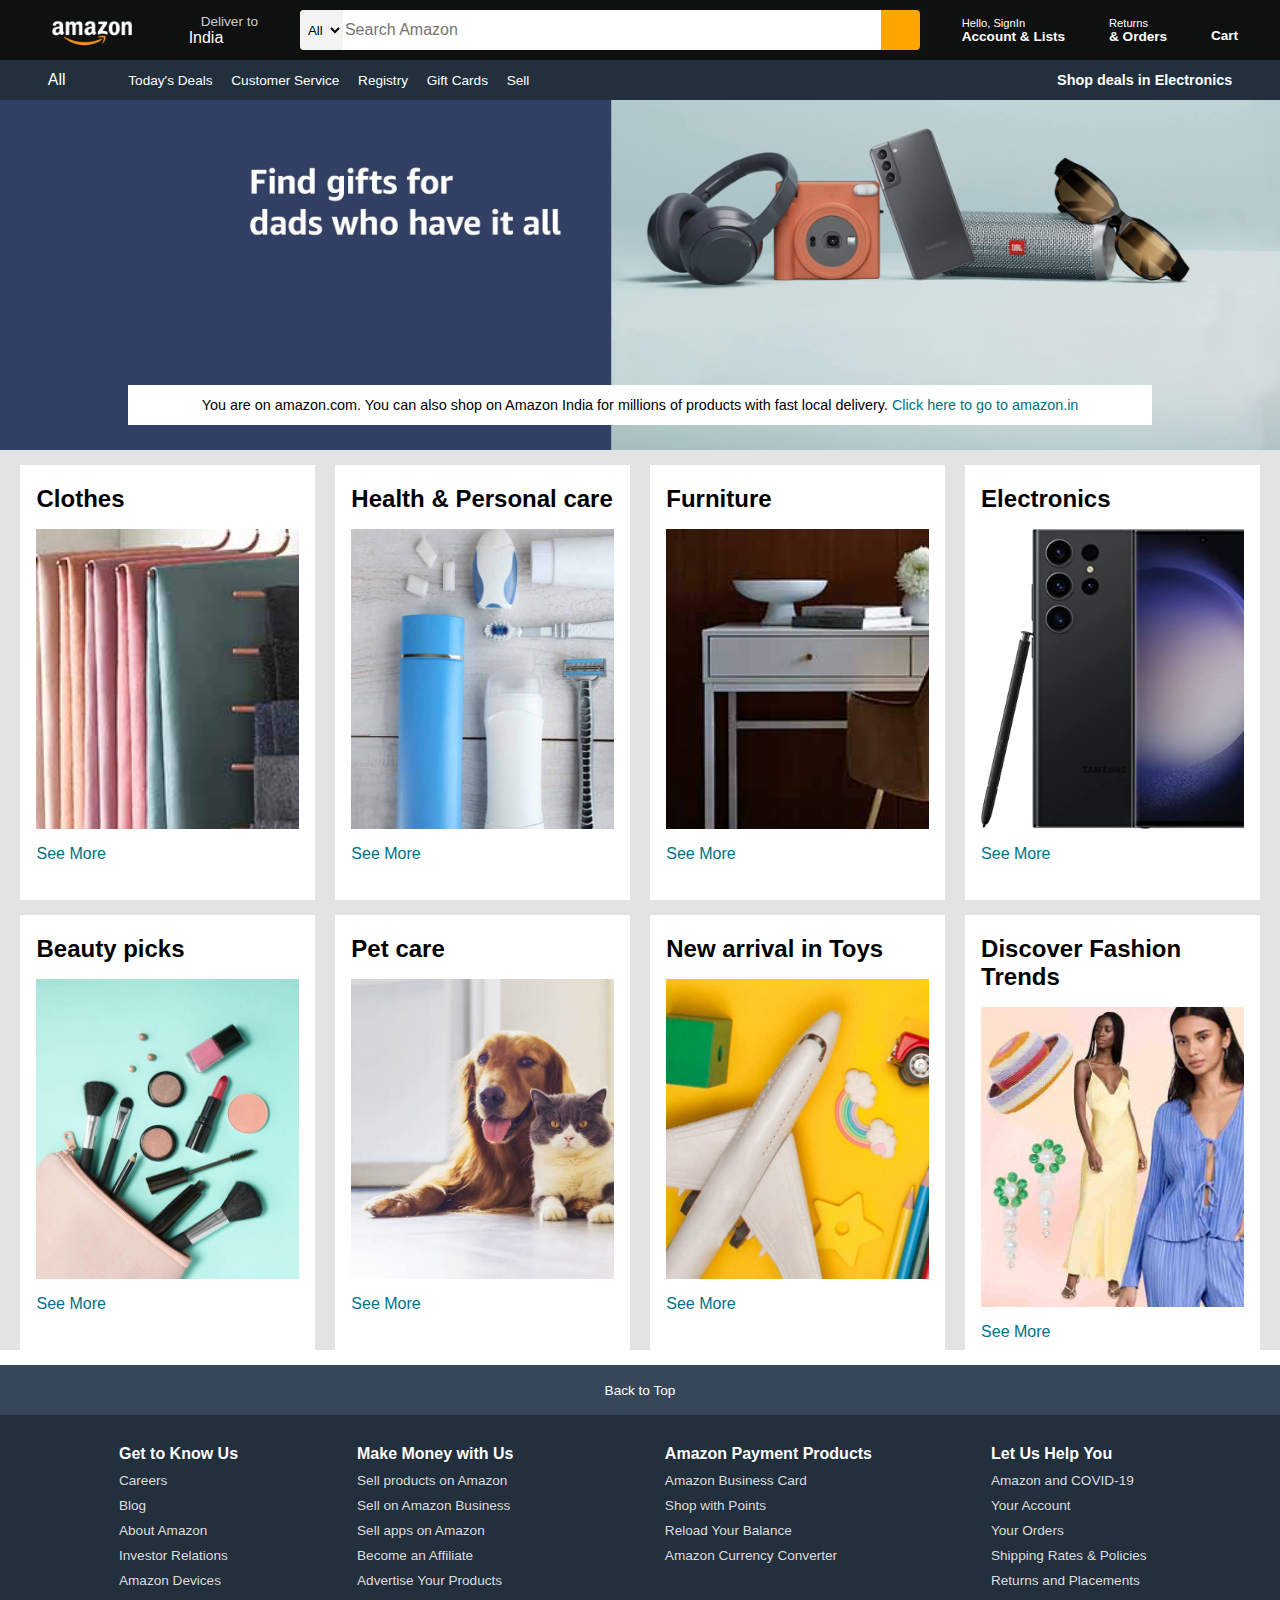
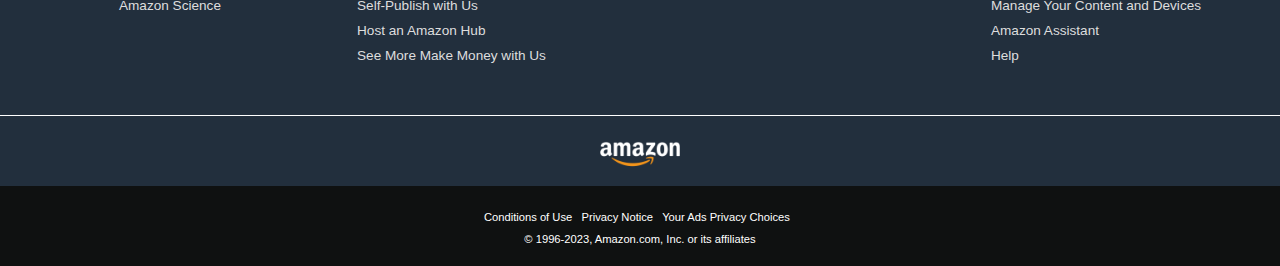
<file: Amazon_clone/index.html>
<!DOCTYPE html>
<html lang="en">
<head>
    <meta charset="UTF-8">
    <meta name="viewport" content="width=device-width, initial-scale=1.0">
    <title>Amazon Clone</title>
    <link rel="stylesheet" href="https://cdnjs.cloudflare.com/ajax/libs/font-awesome/6.4.0/css/all.min.css" integrity="sha512-iecdLmaskl7CVkqkXNQ/ZH/XLlvWZOJyj7Yy7tcenmpD1ypASozpmT/E0iPtmFIB46ZmdtAc9eNBvH0H/ZpiBw==" crossorigin="anonymous" referrerpolicy="no-referrer" />
    <link rel="stylesheet" href="style.css">
</head>
<body>
    <header>
    <div class="navbar">
        <div class="nav-logo border">
            <div class="logo"></div>
        </div>
        <div class="nav-address border">
            <p class="add-first">Deliver to</p>
            <div class="add-icon">
                <i class="fa-solid fa-location-dot"></i>
                <p class="add-sec">India</p>
            </div>
        </div>

        <div class="nav-search">
            <select class="search-select">
                <option>All</option>
            </select>
            <input placeholder="Search Amazon" class="search-input">
            <div class="search-icon">
                <i class="fa-solid fa-magnifying-glass"></i>
            </div>
        </div>

        <div class="nav-signin border">
            <p class="nav-first">Hello, SignIn</p>
            <p class="nav-sec">Account & Lists</p>
        </div>

        <div class="nav-return border">
            <p class="nav-first">Returns</p>
            <p class="nav-sec"> & Orders</p>
        </div>

        <div class="nav-cart border">
            <i class="fa-solid fa-cart-shopping"></i>
            Cart
        </div>
    </div>  
    
    <div class="panel">
        <div class="panel-all">
            <i class="fa-solid fa-bars"></i>
            All
        </div>

        <div class="panel-ops">
            <p>Today's Deals </p>
            <p>Customer Service</p>
            <p>Registry</p>
            <p>Gift Cards</p>
            <p>Sell</p>
        </div>
 
        <div class="panel-deals">
            Shop deals in Electronics
        </div>
    </div>
    </header>

    <div class="hero-section">
        <div class="hero-msg">
            <p>You are on amazon.com. You can also shop on Amazon India for millions of products with fast local delivery. <a>Click here to go to amazon.in</a></p>
        </div>
    </div>

    <div class="shop-section">
        <div class="box">
            <div class="box-content">
                <h2>Clothes</h2>
                <div class="box-img" style="background-image: url('box1_image.jpg');"></div>
                <p>See More</p>
            </div> 
        </div>

        <div class="box">
            <div class="box-content">
                <h2>Health & Personal care</h2>
                <div class="box-img" style="background-image: url('box2_image.jpg');"></div>
                <p>See More</p>
            </div> 
        </div>

        <div class="box">
            <div class="box-content">
                <h2>Furniture</h2>
                <div class="box-img" style="background-image: url('box3_image.jpg');"></div>
                <p>See More</p>
            </div> 
        </div>

        <div class="box">
            <div class="box-content">
                <h2>Electronics</h2>
                <div class="box-img" style="background-image: url('box4_image.jpg');"></div>
                <p>See More</p>
            </div> 
        </div>

        <div class="box">
            <div class="box-content">
                <h2>Beauty picks</h2>
                <div class="box-img" style="background-image: url('box5_image.jpg');"></div>
                <p>See More</p>
            </div> 
        </div>

        <div class="box">
            <div class="box-content">
                <h2>Pet care</h2>
                <div class="box-img" style="background-image: url('box6_image.jpg');"></div>
                <p>See More</p>
            </div> 
        </div>

        <div class="box">
            <div class="box-content">
                <h2>New arrival in Toys</h2>
                <div class="box-img" style="background-image: url('box7_image.jpg');"></div>
                <p>See More</p>
            </div> 
        </div>

        <div class="box">
            <div class="box-content">
                <h2>Discover Fashion Trends</h2>
                <div class="box-img" style="background-image: url('box8_image.jpg');"></div>
                <p>See More</p>
            </div> 
        </div>
    </div>
    
    <footer>
        <div class="foot-panel1">
            Back to Top
        </div>

        <div class="foot-panel2">
            <ul>
                <p>Get to Know Us</p> 
                <a href="">Careers</a>
                <a href="">Blog</a>
                <a href="">About Amazon</a>
                <a href="">Investor Relations</a>
                <a href="">Amazon Devices</a>
                <a href="">Amazon Science</a>
            </ul>
            <ul>
                <p>Make Money with Us</p> 
                <a href="">Sell products on Amazon</a>
                <a href="">Sell on Amazon Business</a>
                <a href="">Sell apps on Amazon</a>
                <a href="">Become an Affiliate</a>
                <a href="">Advertise Your Products</a>
                <a href="">Self-Publish with Us</a>
                <a href="">Host an Amazon Hub</a>
                <a href="">See More Make Money with Us</a>
            </ul>
            <ul>
                <p>Amazon Payment Products</p> 
                <a href="">Amazon Business Card</a>
                <a href="">Shop with Points</a>
                <a href="">Reload Your Balance</a>
                <a href="">Amazon Currency Converter</a>
            </ul>
            <ul>
                <p>Let Us Help You</p> 
                <a href="">Amazon and COVID-19</a>
                <a href="">Your Account</a>
                <a href="">Your Orders</a>
                <a href="">Shipping Rates & Policies</a>
                <a href="">Returns and Placements</a>
                <a href="">Manage Your Content and Devices</a>
                <a href="">Amazon Assistant</a>
                <a href="">Help</a>
            </ul>
        </div>

        <div class="foot-panel3">
            <div class="logo"></div>
        </div>

        <div class="foot-panel4">
            <div class="pages">
                <a href="">Conditions of Use</a>&nbsp;&nbsp;
                <a href="">Privacy Notice</a>&nbsp;&nbsp;
                <a href="">Your Ads Privacy Choices</a>&nbsp;&nbsp;
            </div>
            <div class="copyright">
                © 1996-2023, Amazon.com, Inc. or its affiliates
            </div>
        </div>
    </footer>
</body>
</html>
</file>
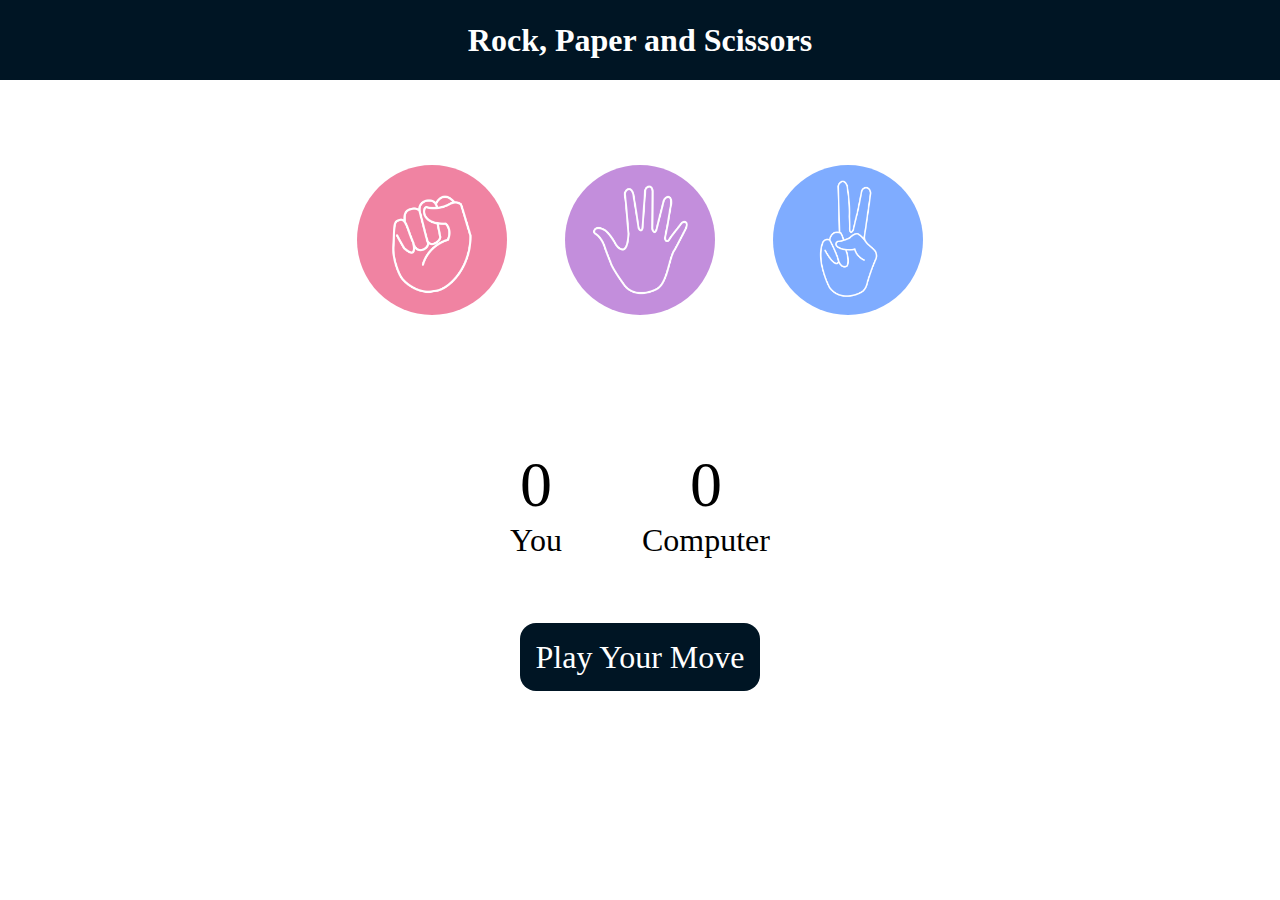
<file: rock-paper-scissors/index.html>
<!DOCTYPE html>
<html lang="en">
<head>
    <meta charset="UTF-8">
    <meta name="viewport" content="width=device-width, initial-scale=1.0">
    <title>Rock, Paper and Scissors.</title>
    <link rel="stylesheet" href="style.css">
</head>
<body>
    <h1>Rock, Paper and Scissors</h1>
    <div class="choices">
        <div class="choice" id="rock">
            <img src="./images/rock.png" alt="rock"> 
        </div>
        <div class="choice" id="paper">
            <img src="./images/paper.png" alt="paper"> 
        </div>
        <div class="choice" id="scissors">
            <img src="./images/scissors.png" alt="scissors"> 
        </div>
    </div>

    <div class="score-board">
        <div class="score">
            <p id="user-score">0</p>
            <p>You</p>
        </div>
        <div class="score">
            <p id="comp-score">0</p>
            <p>Computer</p>
        </div>
    </div>

    <div class="msg-container">
        <p id="msg">Play Your Move</p>
    </div>

    <script src="script.js"></script>
</body>
</html>
</file>
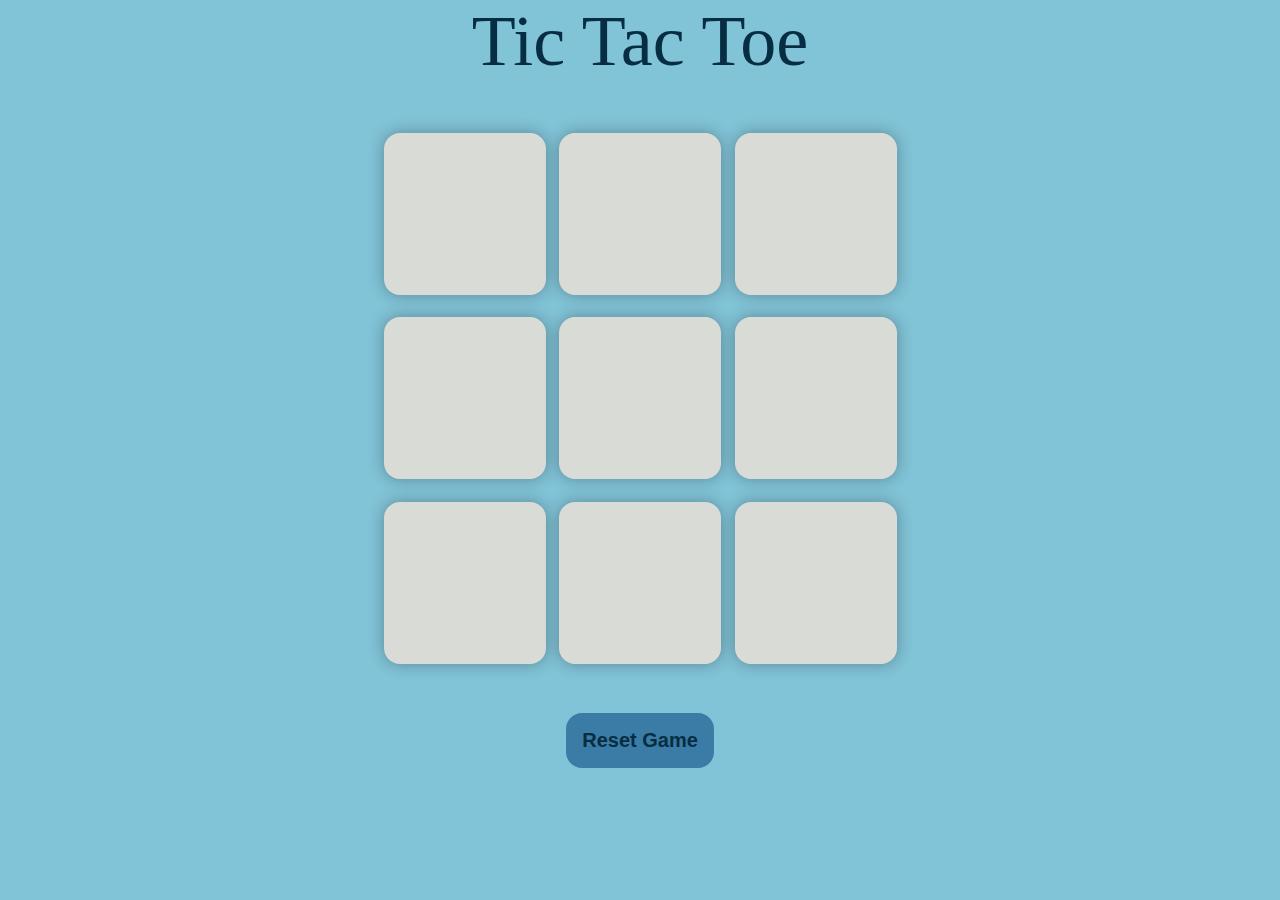
<file: Tic Tac Toe/index.html>
<!DOCTYPE html>
<html lang="en">
  <head>
    <meta charset="UTF-8" />
    <meta name="viewport" content="width=device-width, initial-scale=1.0" />
    <link rel="stylesheet" href="style.css" />
    <title>Tic Tac Toe Game</title>
    <link rel="stylesheet" href="style.css" />
  </head>
  <body>
    <div class="msg-container hide">
      <p id="msg"></p>
      <button id="new-btn">New Game</button>
    </div>
    <main>
      <p id="title">Tic Tac Toe</p>
      <div class="container">
        <div class="game">
          <button class="box"></button>
          <button class="box"></button>
          <button class="box"></button>
          <button class="box"></button>
          <button class="box"></button>
          <button class="box"></button>
          <button class="box"></button>
          <button class="box"></button>
          <button class="box"></button>
        </div>
      </div>
      <button id="reset-btn">Reset Game</button>
    </main>

    <script src="first.js"></script>
  </body>
</html>
</file>
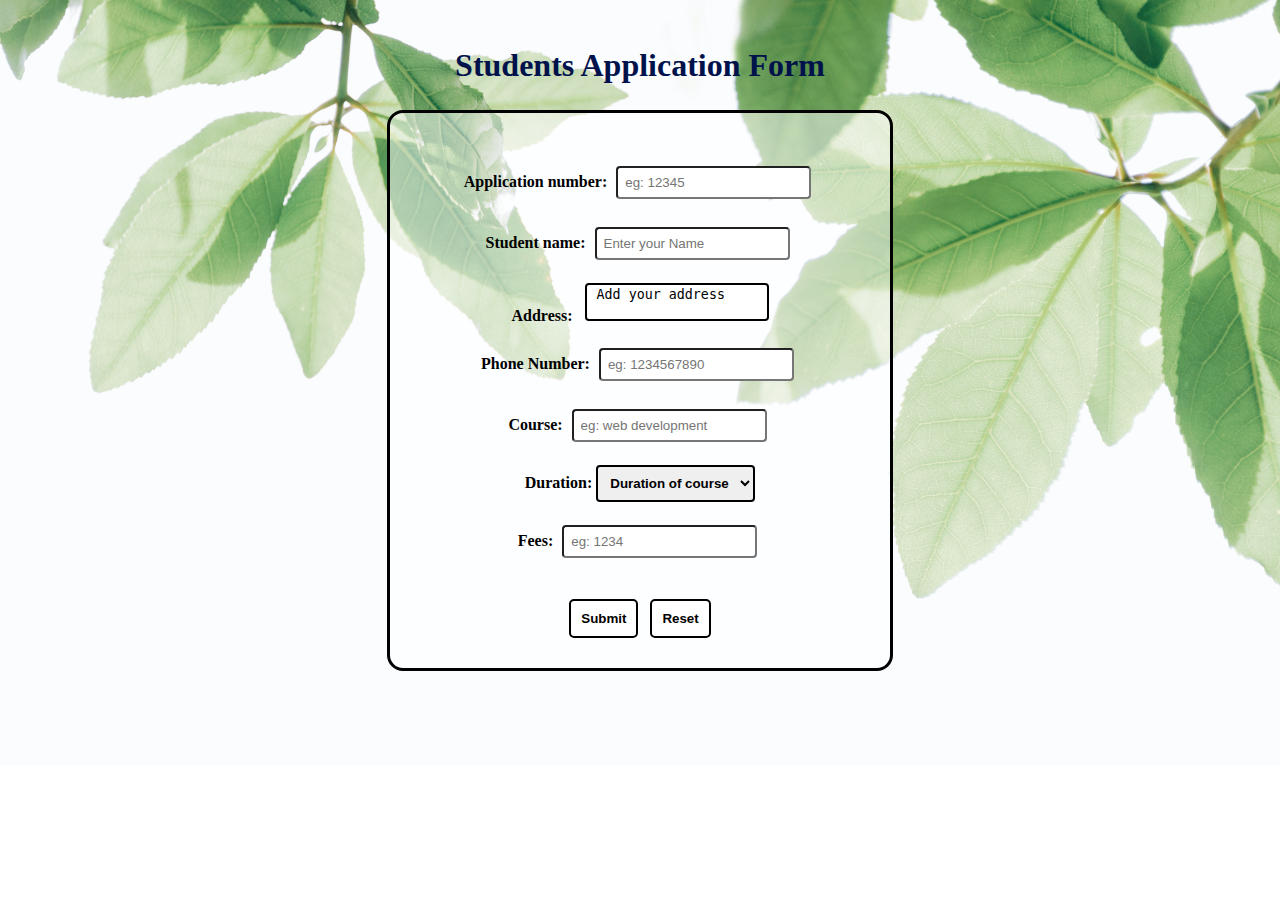
<file: application_form_validation.html>
<!DOCTYPE html>
<html>
<head>
    <title> Students Application form validation </title>

    <script language='javascript'>

        function printErr(id, errorMsg)
        {  
            document.getElementById(id).innerHTML = errorMsg
        }

        function validateForm()
        {
            let appli_num = document.studentApp.appnum.value
            let username = document.studentApp.name.value
            let contact_num = document.studentApp.phone.value
            let course_fee = document.studentApp.fees.value
 
            let appNumErr = usernameErr = contactErr = feeErr = true
 
  
            //application number
            if (appli_num == null || appli_num == "")
            {
                printErr("appNumError", "Enter your application number")
            }
            else if ((appli_num).length < 3)
            {
                printErr("appNumError", "Your Application number should be minimum 3 digits")
            }
            else if (isNaN(appli_num))
            {
                printErr("appNumError", "Enter numeric values only")
            }
            else
            {
                printErr("appNumError", "")
                appNumErr = false
            }
 
 
            //username
            if(username == null || username == "")
            {
                printErr("nameError", "Enter your name")
            }
            else if(username.length < 6 )
            {
                printErr("nameError", "User name cannot be less than 6 alphabets")
            }
            else
            {
                printErr("nameError", "")
                usernameErr = false
            }
 
 
            //contact number
            if(contact_num == null || contact_num == "")
            {
                printErr("numError", "Enter your phone number")
            }
            else if (isNaN(contact_num))
            {
                printErr("numError", "Enter numeric values only")
            }
            else if((contact_num).length != 10)
            {
                printErr("numError", "Phone number must be 10 digits")
            }
            else
            {
                printErr("numError", "")
                contactErr = false
            }
 
 
            //fees validation
            if(course_fee == null || course_fee == "")
            {
                printErr("feeError", "Fees section cannot be empty")
            }
            else if(course_fee > 5000)
            {
                printErr("feeError", "Fees section cannot be more than 5000")
            }
            else if (isNaN(course_fee))
            {
                printErr("feeError", "Enter numeric values only")
            }
            else
            {
                printErr("feeError", "")
                feeErr = false
            }
 
            if((appNumErr || usernameErr || contactErr || feeErr) == true )
            {
                return false
            }
        }
    </script>

    <style type='text/css'>
        body
        {
            text-align: center;
            background-image: url('background.jpg');
		    background-repeat: no-repeat;
		    background-size: cover;
        }

        .form
        {
            border: solid black 3px;
            border-radius: 1rem;
            padding: 30px;
            margin: 2% 30% 0% 30%;
            background-color:rgba(255,255,255,0.5);
            font-size: medium;
        }

        label
        {
            font-size:1rem;
        }

        .form input
        {
            padding: 7px;
            margin: 5px;
            width: fit-content;
            border-radius: 0.25rem;
        }

        .error
        {
            color: red;
            font-size: 0.865rem;
            font-family:Georgia, 'Times New Roman', Times, serif;
            font-weight: bold;
        }

        h1
        {
            color: #00124b;
            text-align: center;
        }

        select{
            padding: 8px;
            font-weight: bold;
            border: 2px solid black;
            border-radius: 0.25rem;
        }

        option.duration
        {
            font-size: 13px;
            font-weight: bold;
        }

        textarea
        {
            border-radius: 0.25rem;
            border: 2px solid black;
            resize: none;
        }

        button
        {
            padding: 10px;
            border: 2px solid black;
            border-radius: 5px;
            font-weight: bold;
            background-color: white;
        }

        button:hover
        {
            color: white;
            background-color: black;
        }
    </style>

</head>

<body>
    <br>
    <h1><b>Students Application Form</b></h1>
	
    <form class='form' name='studentApp'><br>

    <div class="formsection">
    <label><b>Application number:</b>
    <input type='text' id='appnum' name='appnum' placeholder='eg: 12345' autocomplete="on"> 
    </label>
    <div class="error" id="appNumError"></div>
    </div><br>

    <div class="formsection">
    <label><b>Student name:</b>
    <input type='text' id='name' name='name' placeholder='Enter your Name' autocomplete="on">
    </label>
    <div class="error" id="nameError"></div>
    </div><br>

    <div class="formsection">
    <label><b>Address:</b> &nbsp;
    <textarea id='address' rows='2' col='11' autocomplete="on"> Add your address</textarea>
    </label>
    <div class="error" id="addError"></div>
    </div><br>

    <div class="formsection">
    <label><b>Phone Number:</b>
    <input type="text" id="phone" name="phone" placeholder="eg: 1234567890" autocomplete="on">
    </label>
    <div class="error" id="numError"></div>
    </div><br>

    <div class="formsection">
    <label><b>Course:</b>
    <input type="text" id="course" name="course" placeholder="eg: web development" autocomplete="on">
    </label>
    <div class="error" id="courseError"></div>
    </div><br>
	
    <div class="formsection">
	<label><b>Duration:</b>
    <select name='duration' id='duration' autocomplete="on">
    <option class='duration'>Duration of course</option>
    <option class='duration'>3 months</option>
    <option class='duration'>6 months</option>
    <option class='duration'>12 months</option>
    </select>
    </label>
    </div><br>

    <div class="formsection">
    <label><b>Fees:</b>
    <input type="text" id="fees" name="fees" placeholder="eg: 1234" autocomplete="on">
    </label>
    <div class="error" id="feeError"></div>
    </div><br><br>

    <button type="submit" value="Submit" onclick="return validateForm()">Submit</button>&nbsp;&nbsp;
    <button type="reset" value="Reset">Reset</button>
	
</form>

</body>
</html>
</file>
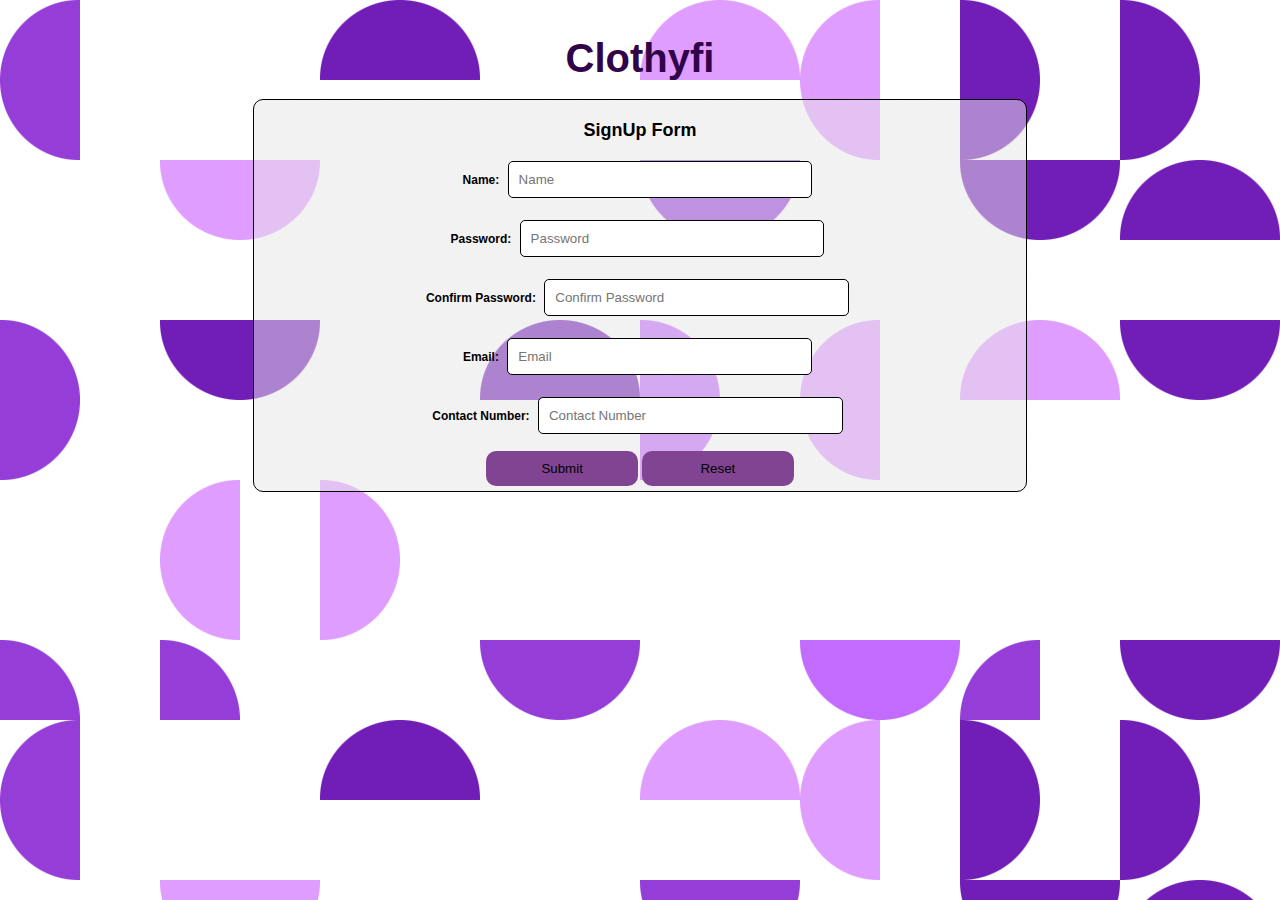
<file: exp1.html>
<!DOCTYPE html>
<html lang="en">
<head>
    <meta charset="UTF-8">
    <meta http-equiv="X-UA-Compatible" content="IE=edge">
    <meta name="viewport" content="width=device-width, initial-scale=1.0">
    <link rel="stylesheet" href="exp1style.css">
    <title>Form</title>
</head>
<body>
    <h1 class="main_heading">Clothyfi</h1>
    <div class="container">
        <form action="" method="get">
            <h2>SignUp Form</h2>
            <p><b>Name: </b><input type="text" name="name" id="name" placeholder="Name" required></p>
            <p><b>Password: </b><input type="password" name="password" id="password" placeholder="Password" required></p>
            <p><b>Confirm Password: </b><input type="password" name="con_pass" id="con_pass" placeholder="Confirm Password" required></p>
            <p><b>Email: </b><input type="email" name="email" id="email" placeholder="Email" required></p>
            <p><b>Contact Number: </b><input type="number" name="contact_num" id="contact_num" placeholder="Contact Number" required></p>
            <input type="Submit" value="Submit"> <input type="Reset">
        </form>
    </div>
</body>
</html>
</file>
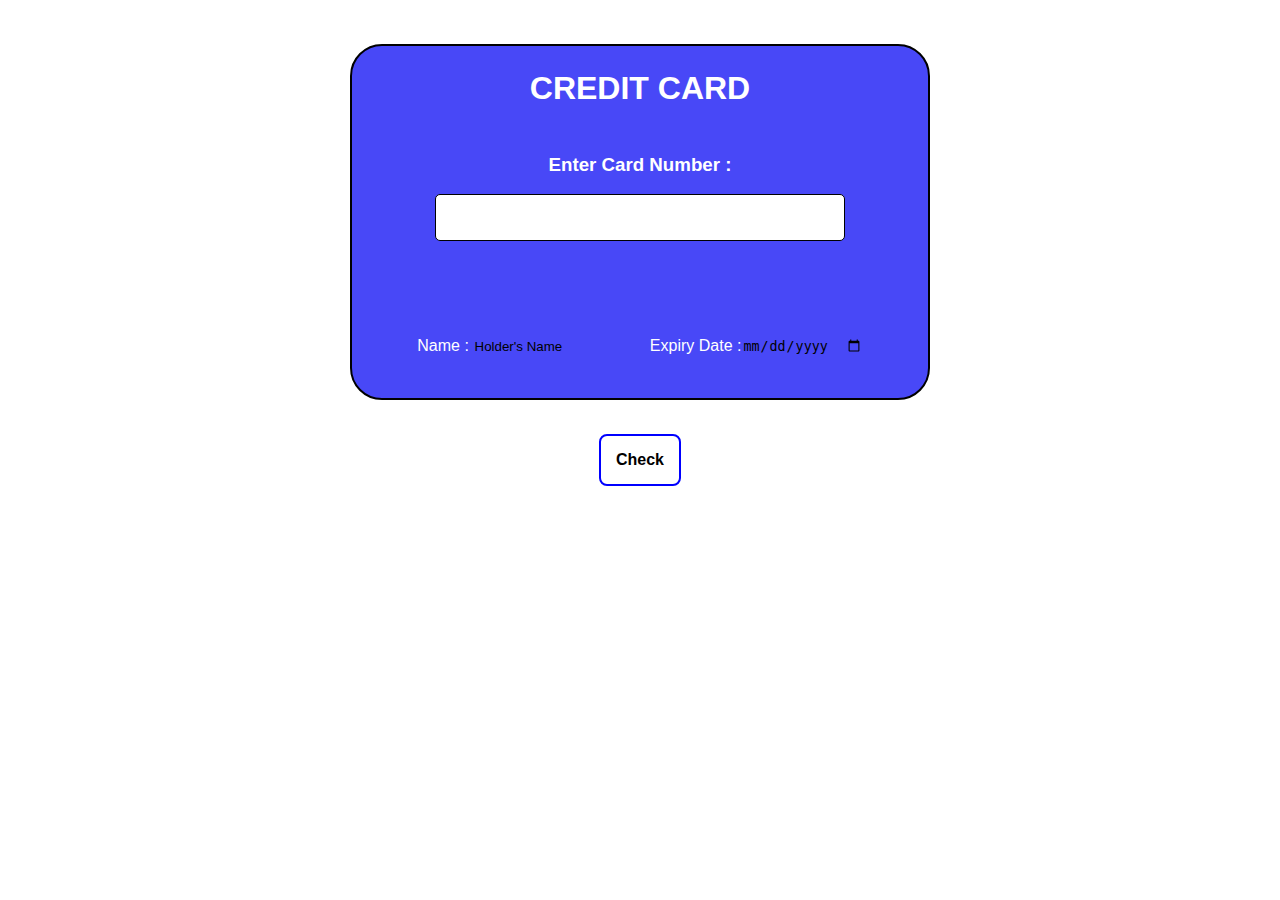
<file: creditCard/creditCard_val.html>
<!DOCTYPE html>
<html>
<head>
     <title>Credit Card Validation</title>
	 
	 <script language="javascript">
	 
	 function printErr(errId, errMsg)
	 {
	     document.getElementById(errId).innerHTML = errMsg
	 }
	 
	 function ccValidate(ccNum)
	 {
	     //regular expression for ccNum
	     let regex = /^[0-9]+$/
		 
		 //to check if the number already present --> part 1
		 let sameNumErr = false
		 for(let i = 0; i < ccNum.length; i++)
		 {
		     if(ccNum[0] != ccNum[i])
			 {
			     sameNumErr = false
				 break
			 }
			 else
			 {
			     sameNumErr = true
			 }
		 }
		 
		 //to check if sum is less than 16 --> part 1
		 let sum = 0
		 for(let i = 0; i < ccNum.length; i++)
		 {
		     sum += ccNum[i]
		 }
		 
		 //final checking
		 
		 //check if empty
		 if(ccNum == "" || ccNum == null)
		 printErr("errorMsg","<br>Please enter your credit card number")
		 
		 //check the length if it is less than 16
		 else if(ccNum.length != 16) 
		 printErr("errorMsg","<br>Must contain total 16 numbers.")
		 
		 //check for characters
		 else if(regex.test(ccNum) === false)
		 printErr("errorMsg","<br>Invalid characters! must contain only Digits.")
 
         //to check if same number --> part 2 
		 else if(sameNumErr == true)
		 printErr("errorMsg","<br>Repeated Number! This number is already registered by some other member")
		
		 //to check if sum number is less than 16 --> part 2
		 else if(sum < 16 )
		 printErr("errorMsg","<br>sum of numbers should be 16.")
		 
		 //to check if last number is odd
		 else if(ccNum[ccNum.length - 1] % 2 != 0)
		 printErr("errorMsg","<br>Last number cannot be odd.")
		 
		 else {
		 printErr("errorMsg","")
		 }
		 
	 }
	 
	 </script>
	 
	 <style type="text/css">
	 
	 body {
	     align-items:center;
		 font-family:helvetica;
		 display:flex;
		 flex-direction:column;
	 }
	 
	 .container {
	     background-color: rgba(72, 72, 247);
		 border:2px solid black;
		 border-radius:2rem;
		 width:36rem;
		 height:22rem;
		 display:flex;
		 flex-direction:column;
		 align-items:center;
		 justify-content:space-around;
	 }
	
	 h1, h3, p {
		 color:white;
	 }
	 
	 .Num_box {
		display:flex;
		flex-direction:column;
		align-items:center;
	 }
	 
	 .Num_box #ccNum {
		width:25rem;
		min-height:0.5rem;
		font-size:2rem;
		text-align:center;
		border:1px solid black;
		border-radius: 5px;
		padding: 4px;
	 }
	
	 .Num_box #errorMsg {
		color:red;
		font-size:1rem;
		font-family:system-ui, -apple-system, BlinkMacSystemFont, 'Segoe UI', Roboto, Oxygen, Ubuntu, Cantarell, 'Open Sans', 'Helvetica Neue', sans-serif;
	 }
	
	 .other_info {
		display:flex;
	 }
	
	 .bottom {
		background-color:transparent;
		border:none;
	 }
	
	 input:focus{
		color:black;
		outline:1px solid white;
	 }
	
	 button {
		margin-top:1rem;
		background-color:white;
		border-radius:0.5rem;
		border:2px solid blue;
		padding:15px;
		font-weight:bold;
		font-size: medium;
	 }
	
	 button:hover {
		color:white;
		background-color:blue;
	 }

	 ::placeholder
	 {
        color:black;
	 }
	 </style>
</head>

<body>
     <br><br>
     <div class="container">
          <h1>CREDIT CARD</h1>
		  
		  <div class="Num_box">
	      <h3>Enter Card Number : </h3>
		  <input type="number" name="number" id="ccNum">
		  <p id="errorMsg"></p>
		  </div><br><br>
		  
		  <div class="other_info">
		       <p>Name : </p>
		       <input type="text" name="name" class="bottom" placeholder=" Holder's Name">
			   
			   <p>Expiry Date : </p>
			   <input type="date" name="date" class="bottom">
		  </div>
		  <br>
	 </div>
	 <br>
	 
	 <button  onclick="ccValidate(ccNum.value)">Check</button>
     
</body>
</html>
</file>
<file: Amazon_clone/style.css>
*{
    margin: 0;
    font-family: Arial;
    border: border-box;
}

.navbar {
    height: 60px;
    background-color: #0f1111;
    color: white;
    display: flex;
    align-items:center;
    justify-content: space-evenly;
}

.nav-logo {
    height: 50px;
    width: 100px;
}

.logo {
    background-image: url(amazon_logo.png);
    background-size: cover;
    height: 50px;
    width: 100px;
}

.border {
    border: 2px solid transparent;
}

.border:hover {
    border: 2px solid white;
}

/* box 2 */
.add-first {
    font-size: 0.85rem ;
    color:#cccccc ;
    margin-left: 15px;
}

.add-sec {
    font-size: 1rem ;
    margin-left: 3px;
}

.add-icon {
    display: flex;
    align-items: center;
}

/* box 3*/
.nav-search {
    display: flex;
    justify-content: space-evenly;
    background-color:orange;
    width: 620px;
    height: 40px;
    border-radius: 4px;
}

.search-select {
    background-color: #f3f3f3;
    text-align: center;
    width: 50px;
    border-top-left-radius: 4px;
    border-bottom-left-radius: 4px;
    border: none;
}

.search-input {
    width: 100%;
    font-size: 1rem;
    border: none;
}

.search-icon {
    width: 45px;
    display: flex;
    justify-content: center;
    align-items: center;
    font-size: 1.2rem;
    color: #0f1111;
}

.nav-search:hover {
    border: 2px solid orange;
}

/* box 4 and box 5*/
.nav-first {
    font-size: 0.7rem;
}

.nav-sec {
    font-size: 0.85rem;
    font-weight: 700;
}

/* box 6*/
.nav-cart i {
    font-size: 30px;
}

.nav-cart {
    font-size: 0.85rem;
    font-weight: 700;
}

/* Panel */
.panel {
    height: 40px;
    background-color: #222f3d;
    display: flex;
    color: white;
    align-items: center;
    justify-content: space-evenly;
}

.panel-ops p {
    display: inline;
    margin-left: 15px;
}

.panel-ops {
    width: 70%;
    font-size: 0.85rem;
}

.panel-deals {
    font-size: 0.9rem;
    font-weight: 700;
}

.hero-section {
    background-image: url(hero_image.jpg);
    background-size: cover;
    height: 350px;
    display: flex;
    justify-content: center;
    align-items: flex-end;
}

.hero-msg {
    background-color: white;
    color: black;
    height: 40px;
    display: flex;
    align-items: center;
    justify-content: center;
    font-size: 0.9rem;
    width: 80%;
    margin-bottom: 25px;
}

.hero-msg a {
    color: #007185;
}

/* Shop Section */
.shop-section {
    display: flex;
    flex-wrap: wrap;
    justify-content: space-evenly;
    background-color: rgb(228, 227, 227);
}

.box {
    height: 400px;
    width: 23%;
    background-color: white;
    padding: 20px 0px 15px;
    margin-top: 15px;
}

.box-img {
    height: 300px;
    background-size: cover;
    margin-top: 1rem;
    margin-bottom: 1rem;
}

.box-content {
    margin-left: 1rem;
    margin-right: 1rem;
}

.box-content p {
    color: #007185;
}

/* Footer */

footer {
    margin-top: 15px;
}

.foot-panel1 {
    background-color: #37475a;
    color: white;
    height: 50px;
    display: flex;
    justify-content: center;
    align-items: center;
    font-size: 0.85rem;
}

.foot-panel2 {
    background-color:#222f3d;
    color: white;
    height: 300px;
    display: flex;
    justify-content: space-evenly;
}

ul {
    margin-top: 30px;
}

ul p {
    font-weight: 700;
}

ul a {
    display: block;
    font-size: 0.85rem;
    color: #dddddd;
    text-decoration: none;
    margin-top: 10px;
}

.foot-panel3 {
    background-color: #222f3d;
    color: white;
    border-top: 0.5px solid white;
    height: 70px;
    display: flex;
    justify-content: center;
    align-items: center;
}

.logo {
    background-image: url(amazon_logo.png);
    background-size: cover;
    height: 50px;
    width: 100px;
}

.foot-panel4 {
    background-color: #0f1111;
    color: white;
    height: 80px;
    font-size: 0.7rem;
    text-align: center;
}

.pages a {
    color: white;
    text-decoration: none;
}

.pages {
    padding-top: 25px;
}

.copyright {
    padding: 10px;
}
</file>
<file: rock-paper-scissors/style.css>
* {
    margin: 0;
    padding: 0;
    text-align: center;
}

h1 {
    background-color: #001524;
    color: white;
    height: 5rem;
    line-height: 5rem;
}

.choice {
    height: 160px;
    width: 160px;
    display: flex;
    justify-content: center;
    align-items: center;
}

.choice:hover {
    border-radius: 50%;
    background-color: #001524;
}

img {
    height: 150px;
    width: 150px;
    object-fit: cover;
    border-radius: 50%;
}

.choices {
    display: flex;
    justify-content: center;
    align-items: center;
    gap: 3rem;
    margin-top: 5rem;
}

.score-board {
    display: flex;
    justify-content: center;
    align-items: center;
    font-size: 2rem;
    margin-top: 8rem;
    gap: 5rem;
}

#user-score, #comp-score{
    font-size: 4rem;
}

.msg-container{
    margin-top: 5rem;
}

#msg {
    background-color: #001524;
    color: white;
    font-size: 2rem;
    display: inline;
    padding: 1rem;
    border-radius: 1rem;
}
</file>
<file: Tic Tac Toe/style.css>
* {
    margin: 0;
    padding: 0;
}

body {
    background-color: #81c3d7;
    text-align: center;
}

.container {
    height: 70vh;
    display: flex;
    flex-wrap: wrap;
    justify-content: center;
    align-items: center;
}

.game {
    height: 60vmin;
    width: 60vmin;
    display: flex;
    flex-wrap: wrap;
    justify-content: center;
    align-items: center;
    gap: 1.5vmin;
}

.box {
    height: 18vmin;
    width: 18vmin;
    border-radius: 1rem;
    border: none;
    box-shadow: 0 0  1rem rgba(0, 0, 0, 0.3);
    font-size: 8vmin;
    color: #16425b;
    background-color: #d9dcd6;
}

#reset-btn, #new-btn {
    padding: 1rem;
    font-size: 1.25rem;
    font-weight: 600;
    background-color:#3a7ca5;
    color: #072d43;
    border-radius: 1rem;
    border: none; 
}

#msg {
    color: #072d43;
    font-size: 7vmin;
    padding: 10%;
}

.msg-container {
    height: 100vmin;
}

#title{
    color: #072d43;
    font-size: 8vmin;
}

.hide{
    display: none;    
}
</file>
<file: exp1style.css>
*{
    box-sizing: border-box;
}

.main_heading{
    text-align: center;
    color:rgb(49, 3, 72);
    padding: 8px;
    font-size: 40px;
    margin: 10px 5px;
}

body{
    margin: 10px 240px;
    padding: 8px;
    font-family:Verdana, Geneva, Tahoma, sans-serif;
    font-size: 12px;
    text-align: center;
    background-image: url(background.png);
}

.container{
    background-color: rgba(231, 230, 230, 0.504);
    border: 1px solid black;
    border-radius: 10px;
    padding: 5px;
    margin:5px;
}

input[type="text"],
input[type="email"],
input[type="number"],
input[type="password"],
select{
    width: 40%;
    padding: 10px;
    border: 1px solid black;
    border-radius: 5px;
    margin: 5px;
}

input[type="submit"],
input[type="reset"]{
    color:black;
    padding: 10px 20px;
    width:20%;
    border: none;
    border-radius: 10px;
    background-color: rgb(128, 68, 146);
    cursor: pointer;
}

input[type="submit"]:hover{
    background-color: darkmagenta;
}

input[type="reset"]:hover{
    background-color: darkmagenta;
}
</file>
